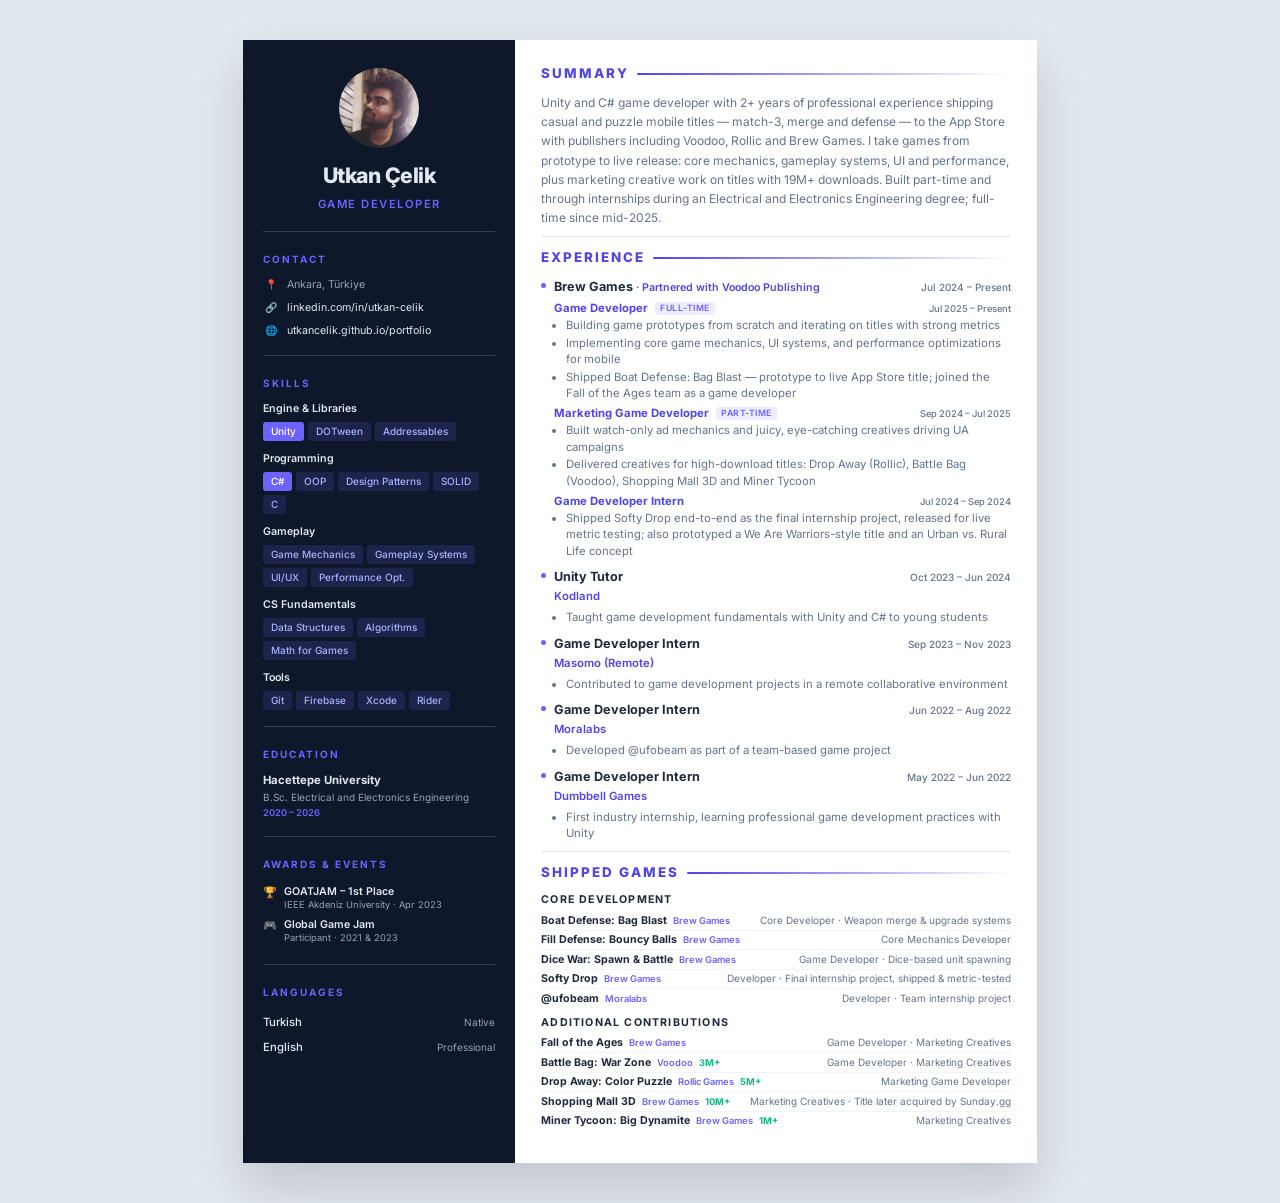
<file: cv.html>
<!DOCTYPE html>
<html lang="en">

<head>
    <meta charset="UTF-8">
    <meta name="viewport" content="width=device-width, initial-scale=1.0">
    <title>Utkan Çelik – Game Developer CV</title>
    <link rel="stylesheet" href="cv.css">
</head>

<body>
    <div class="cv-page">
        <!-- ======== SIDEBAR ======== -->
        <aside class="sidebar">
            <div class="profile-section">
                <div class="profile-avatar"><img src="assets/images/profile.jpeg" alt="Utkan Çelik"></div>
                <h1 class="profile-name">Utkan Çelik</h1>
                <p class="profile-title">Game Developer</p>
            </div>

            <!-- Contact -->
            <div class="sidebar-section">
                <h2 class="sidebar-heading">Contact</h2>
                <ul class="contact-list">
                    <li class="contact-item">
                        <span class="contact-icon">📍</span>
                        <span>Ankara, Türkiye</span>
                    </li>
                    <li class="contact-item">
                        <span class="contact-icon">🔗</span>
                        <a href="https://www.linkedin.com/in/utkan-celik/"
                            target="_blank">linkedin.com/in/utkan-celik</a>
                    </li>
                    <li class="contact-item">
                        <span class="contact-icon">🌐</span>
                        <a href="https://utkancelik.github.io/portfolio/"
                            target="_blank">utkancelik.github.io/portfolio</a>
                    </li>
                </ul>
            </div>

            <!-- Skills -->
            <div class="sidebar-section">
                <h2 class="sidebar-heading">Skills</h2>
                <div class="skill-category">
                    <div class="skill-category-title">Engine &amp; Libraries</div>
                    <div class="skill-tags">
                        <span class="skill-tag highlight">Unity</span>
                        <span class="skill-tag">DOTween</span>
                        <span class="skill-tag">Addressables</span>
                    </div>
                </div>
                <div class="skill-category">
                    <div class="skill-category-title">Programming</div>
                    <div class="skill-tags">
                        <span class="skill-tag highlight">C#</span>
                        <span class="skill-tag">OOP</span>
                        <span class="skill-tag">Design Patterns</span>
                        <span class="skill-tag">SOLID</span>
                        <span class="skill-tag">C</span>
                    </div>
                </div>
                <div class="skill-category">
                    <div class="skill-category-title">Gameplay</div>
                    <div class="skill-tags">
                        <span class="skill-tag">Game Mechanics</span>
                        <span class="skill-tag">Gameplay Systems</span>
                        <span class="skill-tag">UI/UX</span>
                        <span class="skill-tag">Performance Opt.</span>
                    </div>
                </div>
                <div class="skill-category">
                    <div class="skill-category-title">CS Fundamentals</div>
                    <div class="skill-tags">
                        <span class="skill-tag">Data Structures</span>
                        <span class="skill-tag">Algorithms</span>
                        <span class="skill-tag">Math for Games</span>
                    </div>
                </div>
                <div class="skill-category">
                    <div class="skill-category-title">Tools</div>
                    <div class="skill-tags">
                        <span class="skill-tag">Git</span>
                        <span class="skill-tag">Firebase</span>
                        <span class="skill-tag">Xcode</span>
                        <span class="skill-tag">Rider</span>
                    </div>
                </div>
            </div>

            <!-- Education -->
            <div class="sidebar-section">
                <h2 class="sidebar-heading">Education</h2>
                <div class="edu-side">
                    <div class="edu-side-school">Hacettepe University</div>
                    <div class="edu-side-degree">B.Sc. Electrical and Electronics Engineering</div>
                    <div class="edu-side-date">2020 – 2026</div>
                </div>
            </div>

            <!-- Awards -->
            <div class="sidebar-section">
                <h2 class="sidebar-heading">Awards &amp; Events</h2>
                <div class="award-side">
                    <span class="award-side-icon">🏆</span>
                    <div class="award-side-info">
                        <div class="award-side-title">GOATJAM – 1st Place</div>
                        <div class="award-side-detail">IEEE Akdeniz University · Apr 2023</div>
                    </div>
                </div>
                <div class="award-side">
                    <span class="award-side-icon">🎮</span>
                    <div class="award-side-info">
                        <div class="award-side-title">Global Game Jam</div>
                        <div class="award-side-detail">Participant · 2021 &amp; 2023</div>
                    </div>
                </div>
            </div>

            <!-- Languages -->
            <div class="sidebar-section">
                <h2 class="sidebar-heading">Languages</h2>
                <div class="language-item">
                    <span class="language-name">Turkish</span>
                    <span class="language-level">Native</span>
                </div>
                <div class="language-item">
                    <span class="language-name">English</span>
                    <span class="language-level">Professional</span>
                </div>
            </div>
        </aside>

        <!-- ======== MAIN CONTENT ======== -->
        <main class="main-content">
            <!-- Summary -->
            <section class="section">
                <h2 class="section-heading">Summary</h2>
                <p class="summary-text">
                    Unity and C# game developer with 2+ years of professional experience shipping casual and puzzle
                    mobile titles — match-3, merge and defense — to the App Store with publishers including Voodoo,
                    Rollic and Brew Games. I take games from prototype to live release: core mechanics, gameplay
                    systems, UI and performance, plus marketing creative work on titles with 19M+ downloads. Built part-time and through
                    internships during an Electrical and Electronics Engineering degree; full-time since mid-2025.
                </p>
            </section>

            <!-- Experience -->
            <section class="section">
                <h2 class="section-heading">Experience</h2>

                <div class="exp-item">
                    <div class="exp-header">
                        <span class="exp-role">Brew Games <span class="exp-role-note">· Partnered with Voodoo
                                Publishing</span></span>
                        <span class="exp-date">Jul 2024 – Present</span>
                    </div>

                    <div class="exp-subrole">
                        <span class="exp-subrole-title">Game Developer <span class="work-type">Full-time</span></span>
                        <span class="exp-subrole-date">Jul 2025 – Present</span>
                    </div>
                    <ul class="exp-desc">
                        <li>Building game prototypes from scratch and iterating on titles with strong metrics</li>
                        <li>Implementing core game mechanics, UI systems, and performance optimizations for mobile</li>
                        <li>Shipped Boat Defense: Bag Blast — prototype to live App Store title; joined the Fall of the
                            Ages team as a game developer</li>
                    </ul>

                    <div class="exp-subrole">
                        <span class="exp-subrole-title">Marketing Game Developer <span class="work-type">Part-time</span></span>
                        <span class="exp-subrole-date">Sep 2024 – Jul 2025</span>
                    </div>
                    <ul class="exp-desc">
                        <li>Built watch-only ad mechanics and juicy, eye-catching creatives driving UA campaigns</li>
                        <li>Delivered creatives for high-download titles: Drop Away (Rollic), Battle Bag (Voodoo),
                            Shopping Mall 3D and Miner Tycoon</li>
                    </ul>

                    <div class="exp-subrole">
                        <span class="exp-subrole-title">Game Developer Intern</span>
                        <span class="exp-subrole-date">Jul 2024 – Sep 2024</span>
                    </div>
                    <ul class="exp-desc">
                        <li>Shipped Softy Drop end-to-end as the final internship project, released for live metric
                            testing; also prototyped a We Are Warriors-style title and an Urban vs. Rural Life
                            concept</li>
                    </ul>
                </div>

                <div class="exp-item">
                    <div class="exp-header">
                        <span class="exp-role">Unity Tutor</span>
                        <span class="exp-date">Oct 2023 – Jun 2024</span>
                    </div>
                    <div class="exp-company">Kodland</div>
                    <ul class="exp-desc">
                        <li>Taught game development fundamentals with Unity and C# to young students</li>
                    </ul>
                </div>

                <div class="exp-item">
                    <div class="exp-header">
                        <span class="exp-role">Game Developer Intern</span>
                        <span class="exp-date">Sep 2023 – Nov 2023</span>
                    </div>
                    <div class="exp-company">Masomo (Remote)</div>
                    <ul class="exp-desc">
                        <li>Contributed to game development projects in a remote collaborative environment</li>
                    </ul>
                </div>

                <div class="exp-item">
                    <div class="exp-header">
                        <span class="exp-role">Game Developer Intern</span>
                        <span class="exp-date">Jun 2022 – Aug 2022</span>
                    </div>
                    <div class="exp-company">Moralabs</div>
                    <ul class="exp-desc">
                        <li>Developed @ufobeam as part of a team-based game project</li>
                    </ul>
                </div>

                <div class="exp-item">
                    <div class="exp-header">
                        <span class="exp-role">Game Developer Intern</span>
                        <span class="exp-date">May 2022 – Jun 2022</span>
                    </div>
                    <div class="exp-company">Dumbbell Games</div>
                    <ul class="exp-desc">
                        <li>First industry internship, learning professional game development practices with Unity</li>
                    </ul>
                </div>
            </section>

            <!-- Games -->
            <section class="section">
                <h2 class="section-heading">Shipped Games</h2>

                <div class="games-group-label">Core Development</div>
                <ul class="contrib-list">
                    <li class="contrib-row">
                        <span class="contrib-game">Boat Defense: Bag Blast</span>
                        <span class="contrib-pub">Brew Games</span>
                        <span class="contrib-role">Core Developer · Weapon merge &amp; upgrade systems</span>
                    </li>
                    <li class="contrib-row">
                        <span class="contrib-game">Fill Defense: Bouncy Balls</span>
                        <span class="contrib-pub">Brew Games</span>
                        <span class="contrib-role">Core Mechanics Developer</span>
                    </li>
                    <li class="contrib-row">
                        <span class="contrib-game">Dice War: Spawn &amp; Battle</span>
                        <span class="contrib-pub">Brew Games</span>
                        <span class="contrib-role">Game Developer · Dice-based unit spawning</span>
                    </li>
                    <li class="contrib-row">
                        <span class="contrib-game">Softy Drop</span>
                        <span class="contrib-pub">Brew Games</span>
                        <span class="contrib-role">Developer · Final internship project, shipped &amp; metric-tested</span>
                    </li>
                    <li class="contrib-row">
                        <span class="contrib-game">@ufobeam</span>
                        <span class="contrib-pub">Moralabs</span>
                        <span class="contrib-role">Developer · Team internship project</span>
                    </li>
                </ul>

                <div class="games-group-label">Additional Contributions</div>
                <ul class="contrib-list">
                    <li class="contrib-row">
                        <span class="contrib-game">Fall of the Ages</span>
                        <span class="contrib-pub">Brew Games</span>
                        <span class="contrib-role">Game Developer · Marketing Creatives</span>
                    </li>
                    <li class="contrib-row">
                        <span class="contrib-game">Battle Bag: War Zone</span>
                        <span class="contrib-pub">Voodoo</span>
                        <span class="contrib-dl">3M+</span>
                        <span class="contrib-role">Game Developer · Marketing Creatives</span>
                    </li>
                    <li class="contrib-row">
                        <span class="contrib-game">Drop Away: Color Puzzle</span>
                        <span class="contrib-pub">Rollic Games</span>
                        <span class="contrib-dl">5M+</span>
                        <span class="contrib-role">Marketing Game Developer</span>
                    </li>
                    <li class="contrib-row">
                        <span class="contrib-game">Shopping Mall 3D</span>
                        <span class="contrib-pub">Brew Games</span>
                        <span class="contrib-dl">10M+</span>
                        <span class="contrib-role">Marketing Creatives · Title later acquired by Sunday.gg</span>
                    </li>
                    <li class="contrib-row">
                        <span class="contrib-game">Miner Tycoon: Big Dynamite</span>
                        <span class="contrib-pub">Brew Games</span>
                        <span class="contrib-dl">1M+</span>
                        <span class="contrib-role">Marketing Creatives</span>
                    </li>
                </ul>
            </section>
        </main>
    </div>
</body>

</html>
</file>
<file: cv.css>
/* ========================================
   UTKAN ÇELIK - GAME DEVELOPER CV
   A4 Print-Ready Stylesheet
   ======================================== */

@import url('https://fonts.googleapis.com/css2?family=Inter:wght@300;400;500;600;700;800&display=swap');

:root {
    --primary: #6C63FF;
    --primary-dark: #4F46E5;
    --accent: #10B981;
    --dark: #0F172A;
    --dark-soft: #1E293B;
    --text: #E2E8F0;
    --text-muted: #94A3B8;
    --text-dark: #1E293B;
    --text-dark-muted: #475569;
    --border: #334155;
    --bg-light: #F8FAFC;
    --sidebar-bg: #0F172A;
    --sidebar-text: #E2E8F0;
    --sidebar-muted: #94A3B8;
    --main-bg: #FFFFFF;
    --main-text: #1E293B;
    --main-muted: #64748B;
    --tag-bg: rgba(108, 99, 255, 0.1);
    --tag-text: #6C63FF;
}

* {
    margin: 0;
    padding: 0;
    box-sizing: border-box;
}

body {
    font-family: 'Inter', -apple-system, BlinkMacSystemFont, sans-serif;
    font-size: 9.5pt;
    line-height: 1.5;
    color: var(--main-text);
    background: #E2E8F0;
    -webkit-font-smoothing: antialiased;
}

/* A4 Page Container */
.cv-page {
    width: 210mm;
    min-height: 297mm;
    margin: 20px auto;
    background: var(--main-bg);
    box-shadow: 0 25px 50px rgba(0, 0, 0, 0.15);
    display: grid;
    grid-template-columns: 72mm 1fr;
    overflow: hidden;
}

/* ---- SIDEBAR ---- */
.sidebar {
    background: var(--sidebar-bg);
    color: var(--sidebar-text);
    padding: 28px 20px;
    display: flex;
    flex-direction: column;
    gap: 20px;
}

.profile-section {
    text-align: center;
    padding-bottom: 18px;
    border-bottom: 1px solid var(--border);
}

.profile-avatar {
    width: 80px;
    height: 80px;
    border-radius: 50%;
    margin: 0 auto 12px;
    overflow: hidden;
}

.profile-avatar img {
    width: 100%;
    height: 100%;
    object-fit: cover;
    display: block;
}

.profile-name {
    font-size: 16pt;
    font-weight: 800;
    letter-spacing: -0.5px;
    margin-bottom: 4px;
}

.profile-title {
    font-size: 8.5pt;
    color: var(--primary);
    font-weight: 600;
    text-transform: uppercase;
    letter-spacing: 1.5px;
}

.sidebar-section {
    padding-bottom: 16px;
    border-bottom: 1px solid var(--border);
}

.sidebar-section:last-child {
    border-bottom: none;
}

.sidebar-heading {
    font-size: 7.5pt;
    font-weight: 700;
    text-transform: uppercase;
    letter-spacing: 2px;
    color: var(--primary);
    margin-bottom: 10px;
}

/* Contact */
.contact-list {
    list-style: none;
    display: flex;
    flex-direction: column;
    gap: 7px;
}

.contact-item {
    display: flex;
    align-items: center;
    gap: 8px;
    font-size: 8pt;
    color: var(--sidebar-muted);
}

.contact-icon {
    width: 16px;
    height: 16px;
    display: flex;
    align-items: center;
    justify-content: center;
    font-size: 10px;
    flex-shrink: 0;
}

.contact-item a {
    color: var(--sidebar-text);
    text-decoration: none;
}

.contact-item a:hover {
    color: var(--primary);
}

/* Skills */
.skill-category {
    margin-bottom: 10px;
}

.skill-category:last-child {
    margin-bottom: 0;
}

.skill-category-title {
    font-size: 8pt;
    font-weight: 600;
    color: var(--sidebar-text);
    margin-bottom: 5px;
}

.skill-tags {
    display: flex;
    flex-wrap: wrap;
    gap: 4px;
}

.skill-tag {
    background: rgba(108, 99, 255, 0.15);
    color: #A5B4FC;
    padding: 2px 8px;
    border-radius: 3px;
    font-size: 7.5pt;
    font-weight: 500;
}

.skill-tag.highlight {
    background: var(--primary);
    color: white;
}

/* Languages */
.language-item {
    display: flex;
    justify-content: space-between;
    align-items: center;
    padding: 4px 0;
    font-size: 8.5pt;
}

.language-name {
    font-weight: 500;
}

.language-level {
    font-size: 7.5pt;
    color: var(--sidebar-muted);
}

/* Certifications */
.cert-item {
    display: flex;
    align-items: center;
    gap: 6px;
    padding: 3px 0;
    font-size: 8pt;
    color: var(--sidebar-muted);
}

.cert-badge {
    color: var(--accent);
    font-size: 10px;
}

/* ---- MAIN CONTENT ---- */
.main-content {
    padding: 24px 26px;
    display: flex;
    flex-direction: column;
    gap: 11px;
}

.section {
    padding-bottom: 9px;
    border-bottom: 1px solid #E2E8F0;
}

.section:last-child {
    border-bottom: none;
    padding-bottom: 0;
}

.section-heading {
    font-size: 10pt;
    font-weight: 800;
    text-transform: uppercase;
    letter-spacing: 2px;
    color: var(--primary-dark);
    margin-bottom: 9px;
    display: flex;
    align-items: center;
    gap: 8px;
}

.section-heading::after {
    content: '';
    flex: 1;
    height: 2px;
    background: linear-gradient(to right, var(--primary-dark), transparent);
    border-radius: 1px;
}

/* Summary */
.summary-text {
    font-size: 9pt;
    line-height: 1.6;
    color: var(--main-muted);
}

/* Experience */
.exp-item {
    margin-bottom: 8px;
    position: relative;
    padding-left: 13px;
}

.exp-item:last-child {
    margin-bottom: 0;
}

.exp-item::before {
    content: '';
    position: absolute;
    left: 0;
    top: 6px;
    width: 5px;
    height: 5px;
    border-radius: 50%;
    background: var(--primary);
}

.exp-header {
    display: flex;
    justify-content: space-between;
    align-items: baseline;
    margin-bottom: 2px;
}

.exp-role {
    font-size: 9.5pt;
    font-weight: 700;
    color: var(--main-text);
}

.exp-date {
    font-size: 7.5pt;
    color: var(--main-muted);
    font-weight: 500;
    white-space: nowrap;
}

.exp-company {
    font-size: 8.5pt;
    color: var(--primary-dark);
    font-weight: 600;
    margin-bottom: 4px;
}

.exp-desc {
    font-size: 8.5pt;
    color: var(--main-muted);
    line-height: 1.45;
}

.exp-desc li {
    margin-bottom: 1px;
    margin-left: 12px;
}

/* Grouped company: sub-roles under one employer */
.exp-role-note {
    font-size: 8pt;
    font-weight: 600;
    color: var(--primary-dark);
}

.exp-subrole {
    display: flex;
    justify-content: space-between;
    align-items: baseline;
    margin-top: 4px;
}

.exp-subrole-title {
    font-size: 8.5pt;
    font-weight: 700;
    color: var(--primary-dark);
}

.work-type {
    display: inline-block;
    margin-left: 4px;
    padding: 0 5px;
    border-radius: 3px;
    background: rgba(108, 99, 255, 0.12);
    color: var(--primary);
    font-size: 6.5pt;
    font-weight: 600;
    text-transform: uppercase;
    letter-spacing: 0.5px;
    vertical-align: 1px;
}

.exp-subrole-date {
    font-size: 7pt;
    color: var(--main-muted);
    font-weight: 500;
    white-space: nowrap;
}

/* Additional Contributions */
.contrib-list {
    list-style: none;
}

.contrib-row {
    display: flex;
    align-items: baseline;
    gap: 6px;
    padding: 1.5px 0;
    font-size: 8pt;
    line-height: 1.45;
}

.contrib-row + .contrib-row {
    border-top: 1px solid #F1F5F9;
}

.contrib-game {
    font-weight: 700;
    color: var(--main-text);
    white-space: nowrap;
}

.contrib-pub {
    font-size: 7pt;
    font-weight: 600;
    color: var(--primary);
    white-space: nowrap;
}

.contrib-dl {
    font-size: 7pt;
    font-weight: 700;
    color: var(--accent);
    white-space: nowrap;
}

.contrib-role {
    margin-left: auto;
    font-size: 7.5pt;
    color: var(--main-muted);
    text-align: right;
    white-space: nowrap;
}

/* Games list */
.games-group-label {
    font-size: 8pt;
    font-weight: 700;
    text-transform: uppercase;
    letter-spacing: 1.2px;
    color: var(--main-text);
    margin: 7px 0 3px;
}

.games-group-label:first-of-type {
    margin-top: 0;
}

/* Education (sidebar) */
.edu-side-school {
    font-size: 8.5pt;
    font-weight: 700;
    color: var(--sidebar-text);
}

.edu-side-degree {
    font-size: 7.5pt;
    color: var(--sidebar-muted);
    line-height: 1.4;
    margin: 1px 0 2px;
}

.edu-side-date {
    font-size: 7pt;
    color: var(--primary);
    font-weight: 600;
}

/* Awards (sidebar) */
.award-side {
    display: flex;
    align-items: flex-start;
    gap: 7px;
    padding: 3px 0;
}

.award-side-icon {
    font-size: 11px;
    line-height: 1.4;
    flex-shrink: 0;
}

.award-side-info {
    flex: 1;
}

.award-side-title {
    font-size: 8pt;
    font-weight: 600;
    color: var(--sidebar-text);
    line-height: 1.35;
}

.award-side-detail {
    font-size: 7pt;
    color: var(--sidebar-muted);
    line-height: 1.35;
}

/* ========================================
   PRINT STYLES
   ======================================== */
@media print {
    @page {
        size: A4;
        margin: 0;
    }

    body {
        background: white;
        -webkit-print-color-adjust: exact;
        print-color-adjust: exact;
    }

    .cv-page {
        margin: 0;
        box-shadow: none;
        width: 100%;
        min-height: 100vh;
    }

    .sidebar {
        -webkit-print-color-adjust: exact;
        print-color-adjust: exact;
    }

    .skill-tag {
        -webkit-print-color-adjust: exact;
        print-color-adjust: exact;
    }

    .skill-tag.highlight {
        -webkit-print-color-adjust: exact;
        print-color-adjust: exact;
    }

    .exp-item::before {
        -webkit-print-color-adjust: exact;
        print-color-adjust: exact;
    }

    .work-type {
        -webkit-print-color-adjust: exact;
        print-color-adjust: exact;
    }
}

/* Screen-only helper for centering */
@media screen {
    body {
        padding: 20px 0;
    }
}
</file>
